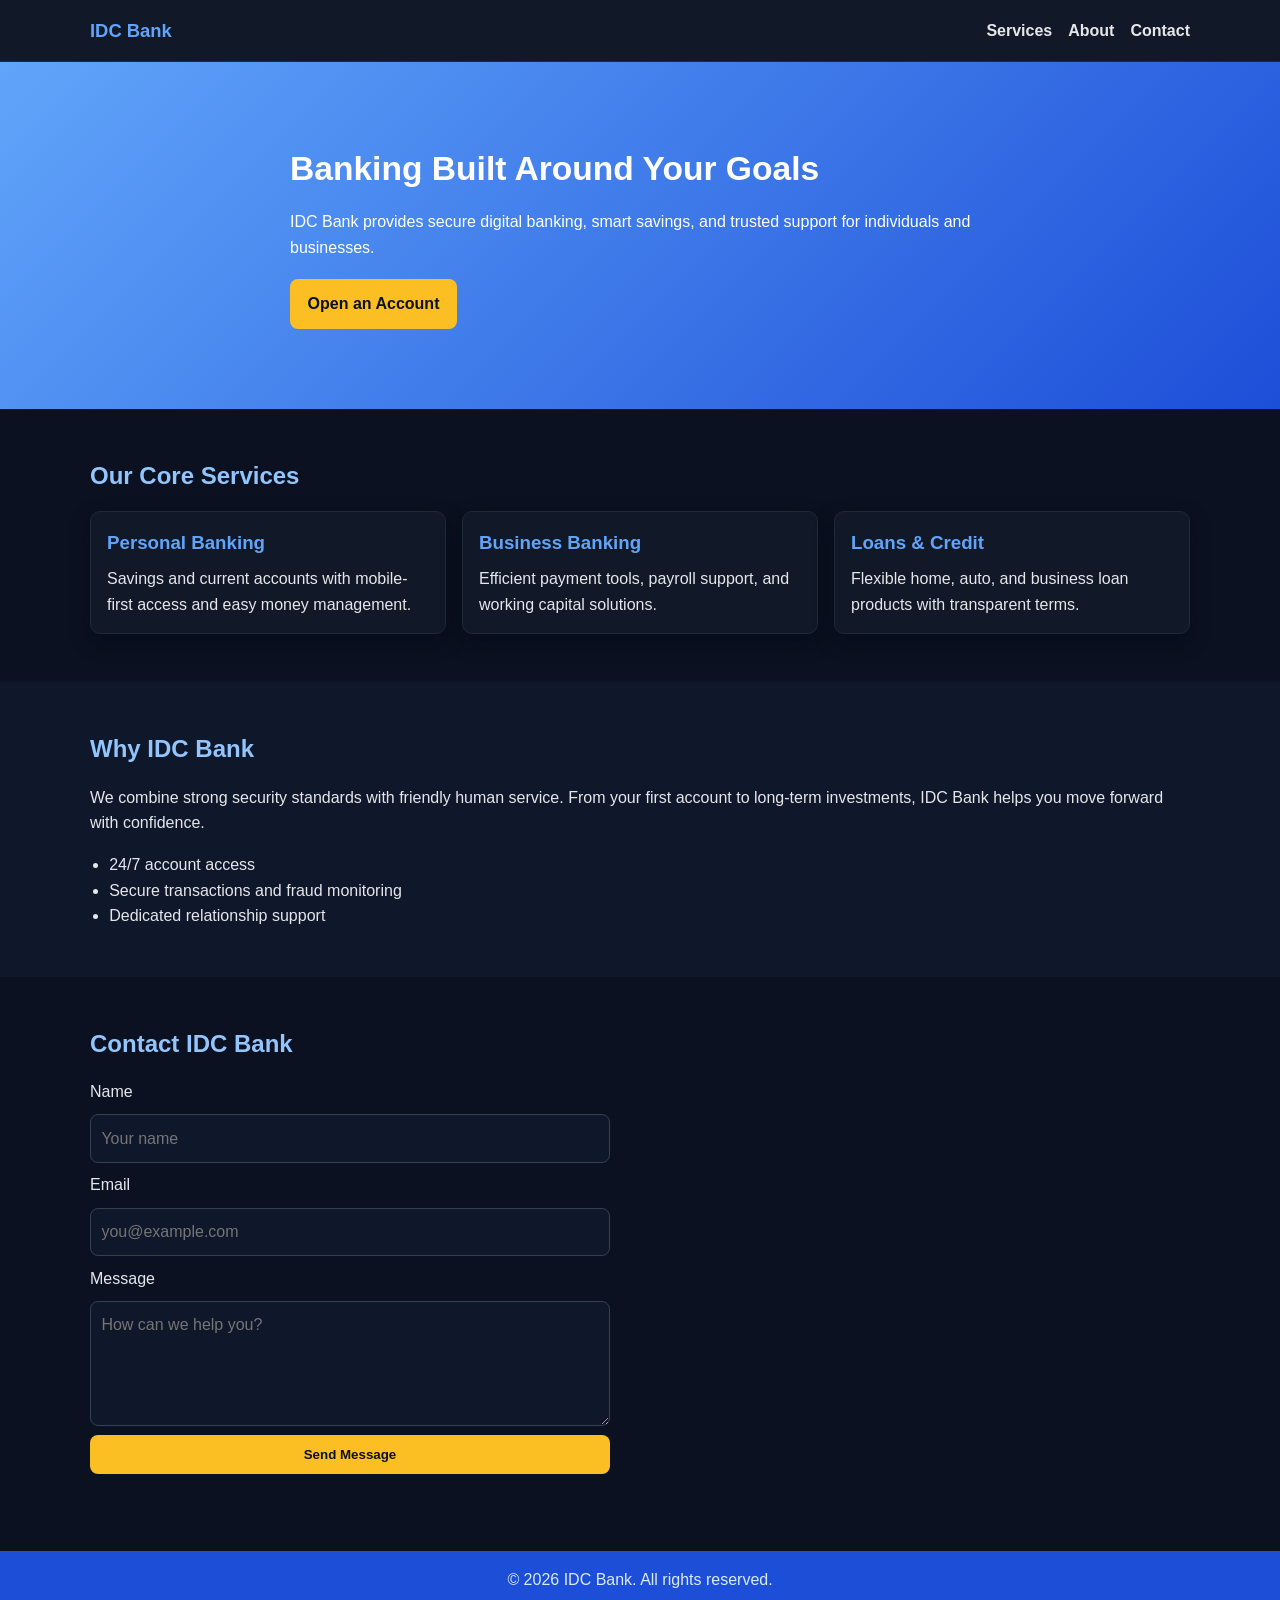
<file: index.html>
<!DOCTYPE html>
<html lang="en">
  <head>
    <meta charset="UTF-8" />
    <meta name="viewport" content="width=device-width, initial-scale=1.0" />
    <title>IDC Bank - Overview</title>
    <link rel="stylesheet" href="styles.css" />
  </head>
  <body>
    <header class="site-header">
      <nav class="container nav">
        <div class="logo">IDC Bank</div>
        <ul class="nav-links">
          <li><a href="#services">Services</a></li>
          <li><a href="#about">About</a></li>
          <li><a href="#contact">Contact</a></li>
        </ul>
      </nav>
    </header>

    <main>
      <section class="hero">
        <div class="container hero-content">
          <h1>Banking Built Around Your Goals</h1>
          <p>
            IDC Bank provides secure digital banking, smart savings, and
            trusted support for individuals and businesses.
          </p>
          <a href="#contact" class="btn-primary">Open an Account</a>
        </div>
      </section>

      <section id="services" class="section container">
        <h2>Our Core Services</h2>
        <div class="cards">
          <article class="card">
            <h3>Personal Banking</h3>
            <p>
              Savings and current accounts with mobile-first access and easy
              money management.
            </p>
          </article>
          <article class="card">
            <h3>Business Banking</h3>
            <p>
              Efficient payment tools, payroll support, and working capital
              solutions.
            </p>
          </article>
          <article class="card">
            <h3>Loans & Credit</h3>
            <p>
              Flexible home, auto, and business loan products with transparent
              terms.
            </p>
          </article>
        </div>
      </section>

      <section id="about" class="section section-alt">
        <div class="container">
          <h2>Why IDC Bank</h2>
          <p>
            We combine strong security standards with friendly human service.
            From your first account to long-term investments, IDC Bank helps
            you move forward with confidence.
          </p>
          <ul class="highlights">
            <li>24/7 account access</li>
            <li>Secure transactions and fraud monitoring</li>
            <li>Dedicated relationship support</li>
          </ul>
        </div>
      </section>

      <section id="contact" class="section container">
        <h2>Contact IDC Bank</h2>
        <form id="contactForm" class="contact-form">
          <label for="name">Name</label>
          <input id="name" name="name" type="text" placeholder="Your name" required />

          <label for="email">Email</label>
          <input
            id="email"
            name="email"
            type="email"
            placeholder="you@example.com"
            required
          />

          <label for="message">Message</label>
          <textarea
            id="message"
            name="message"
            rows="4"
            placeholder="How can we help you?"
            required
          ></textarea>

          <button type="submit" class="btn-primary">Send Message</button>
          <p id="formStatus" class="form-status" aria-live="polite"></p>
        </form>
      </section>
    </main>

    <footer class="site-footer">
      <div class="container">
        <p>&copy; <span id="year"></span> IDC Bank. All rights reserved.</p>
      </div>
    </footer>

    <script src="script.js"></script>
  </body>
</html>
</file>
<file: styles.css>
:root {
  --primary: #60a5fa;
  --primary-dark: #1d4ed8;
  --accent: #fbbf24;
  --bg: #0b1120;
  --text: #e5e7eb;
  --white: #ffffff;
  --surface: #111827;
}

* {
  box-sizing: border-box;
  margin: 0;
  padding: 0;
}

body {
  font-family: Arial, sans-serif;
  line-height: 1.6;
  color: var(--text);
  background: var(--bg);
}

.container {
  width: min(1100px, 92%);
  margin: 0 auto;
}

.site-header {
  background: var(--surface);
  border-bottom: 1px solid #1f2937;
  position: sticky;
  top: 0;
}

.nav {
  display: flex;
  align-items: center;
  justify-content: space-between;
  padding: 1rem 0;
}

.logo {
  font-weight: 700;
  color: var(--primary);
  font-size: 1.15rem;
}

.nav-links {
  display: flex;
  list-style: none;
  gap: 1rem;
}

.nav-links a {
  text-decoration: none;
  color: var(--text);
  font-weight: 600;
}

.hero {
  background: linear-gradient(135deg, var(--primary), var(--primary-dark));
  color: var(--white);
  padding: 5rem 0;
}

.hero-content {
  max-width: 700px;
}

.hero h1 {
  font-size: 2.1rem;
  margin-bottom: 0.8rem;
}

.hero p {
  margin-bottom: 1.2rem;
}

.btn-primary {
  background: var(--accent);
  color: #0b1120;
  border: none;
  text-decoration: none;
  padding: 0.75rem 1.1rem;
  border-radius: 8px;
  display: inline-block;
  font-weight: 700;
  cursor: pointer;
}

.section {
  padding: 3rem 0;
}

.section h2 {
  margin-bottom: 1rem;
  color: #93c5fd;
}

.cards {
  display: grid;
  grid-template-columns: repeat(auto-fit, minmax(220px, 1fr));
  gap: 1rem;
}

.card {
  background: var(--surface);
  padding: 1rem;
  border-radius: 10px;
  border: 1px solid #1f2937;
  box-shadow: 0 8px 20px rgba(2, 6, 23, 0.45);
}

.card h3 {
  margin-bottom: 0.5rem;
  color: var(--primary);
}

.section-alt {
  background: #0f172a;
}

.highlights {
  margin-top: 1rem;
  padding-left: 1.2rem;
}

.contact-form {
  display: grid;
  gap: 0.6rem;
  max-width: 520px;
}

.contact-form input,
.contact-form textarea {
  width: 100%;
  border: 1px solid #334155;
  background: #0f172a;
  color: var(--text);
  border-radius: 8px;
  padding: 0.65rem;
  font: inherit;
}

.form-status {
  min-height: 1.2rem;
  font-weight: 600;
  color: var(--primary);
}

.site-footer {
  background: var(--primary-dark);
  color: #dbeafe;
  text-align: center;
  padding: 1rem 0;
}

@media (max-width: 640px) {
  .hero {
    padding: 4rem 0;
  }

  .hero h1 {
    font-size: 1.6rem;
  }

  .nav {
    flex-direction: column;
    gap: 0.6rem;
  }
}
</file>
